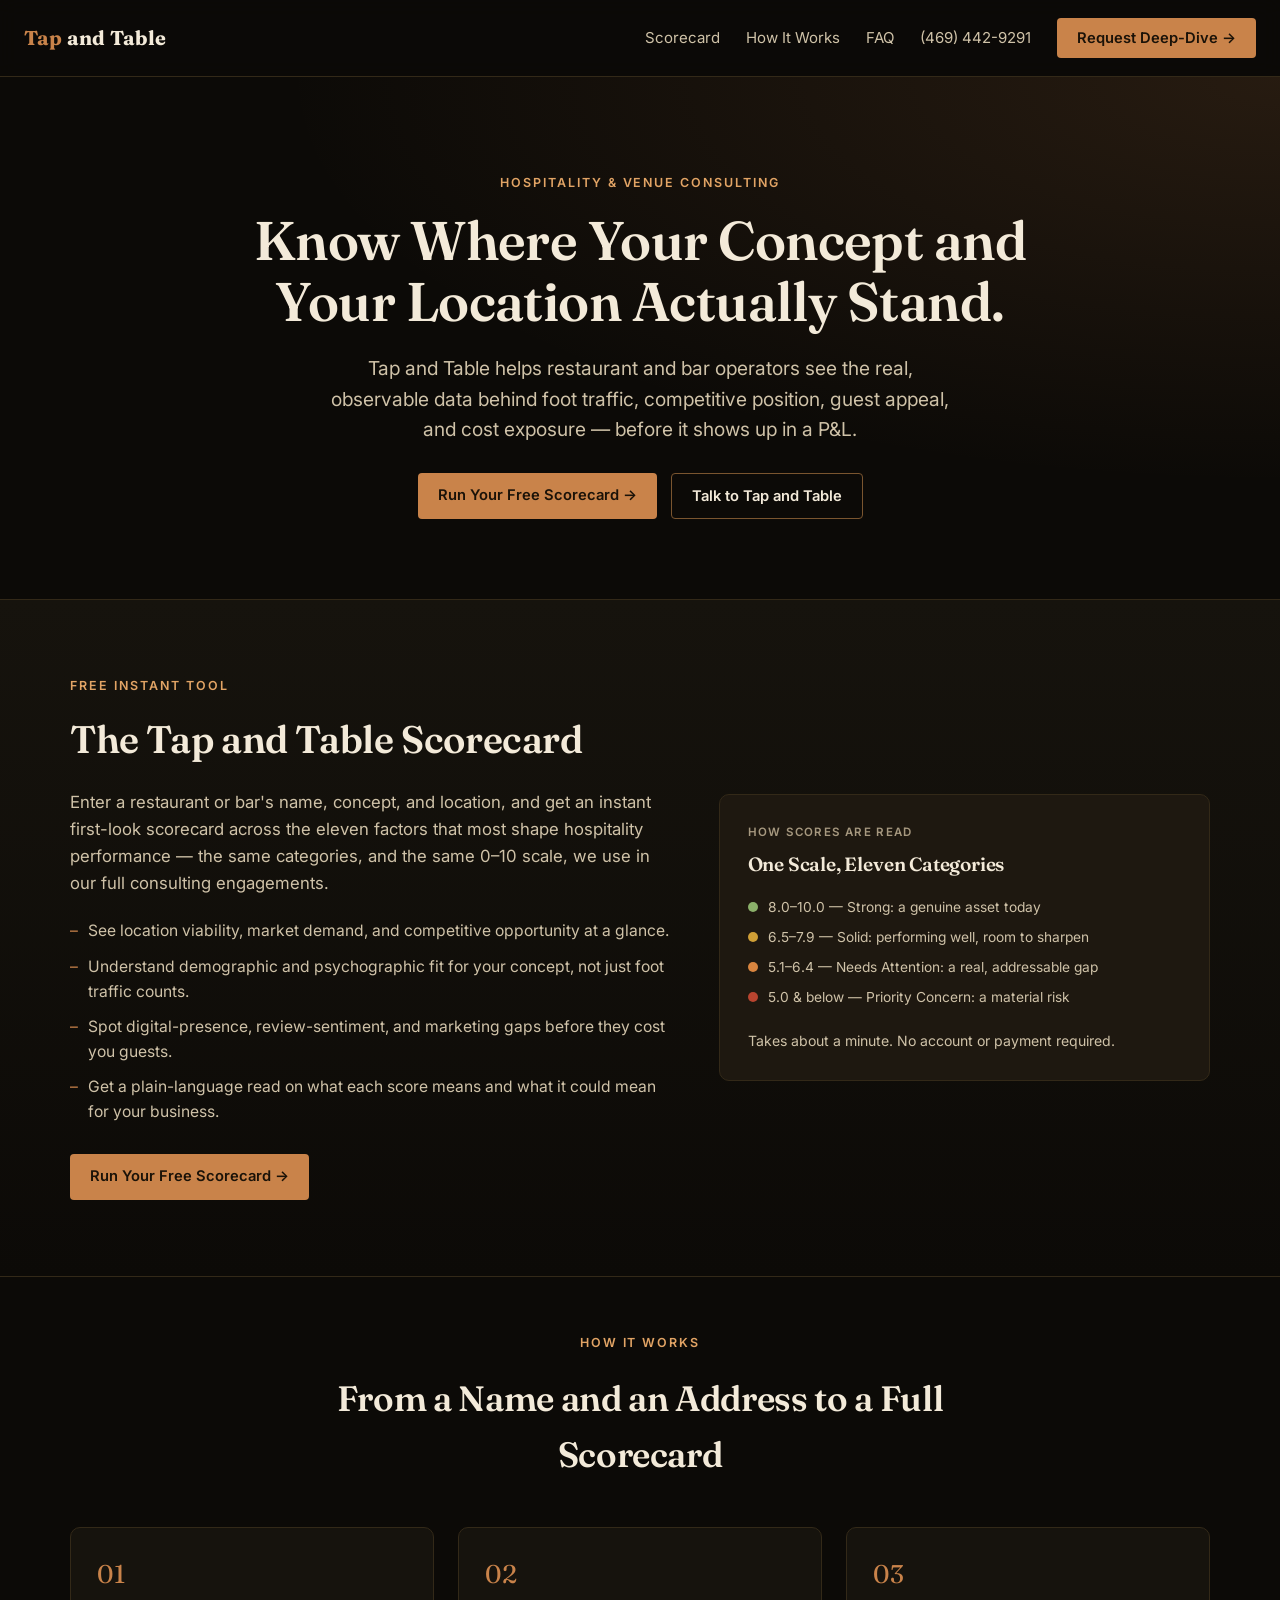
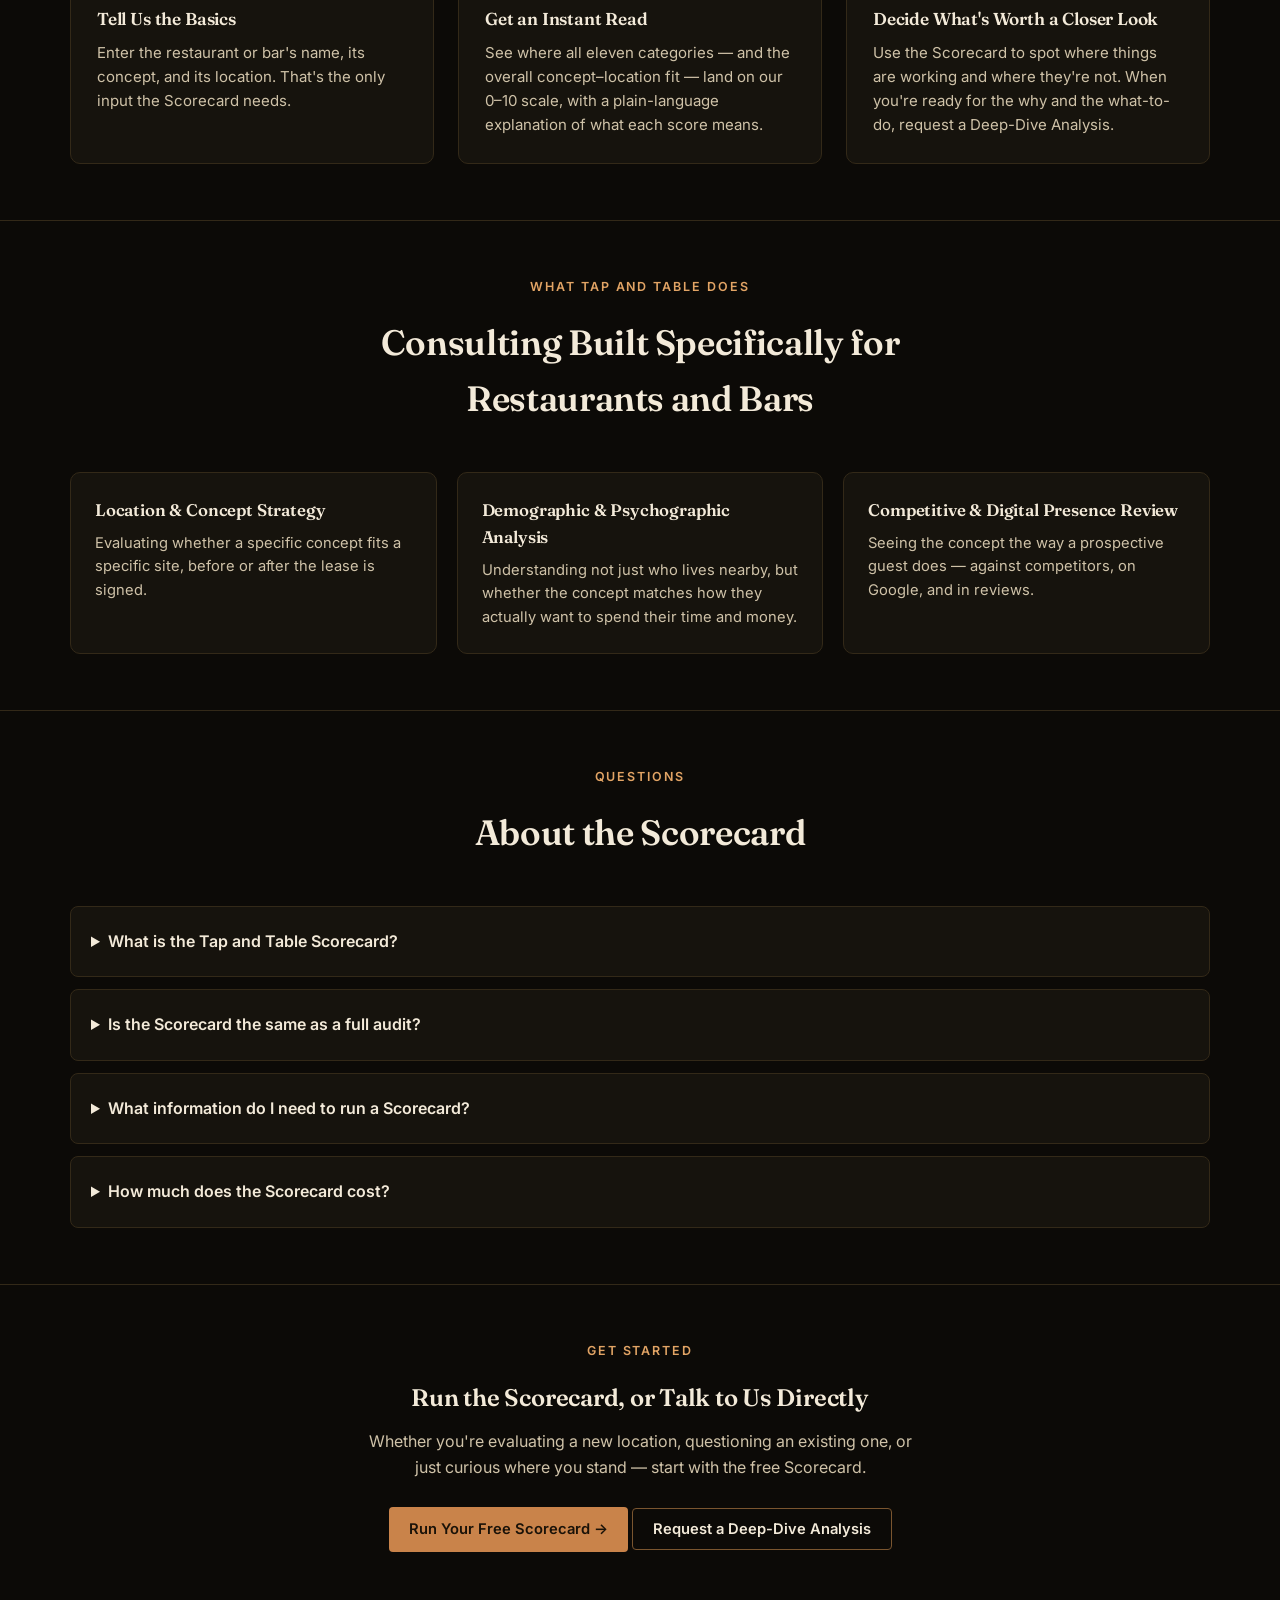
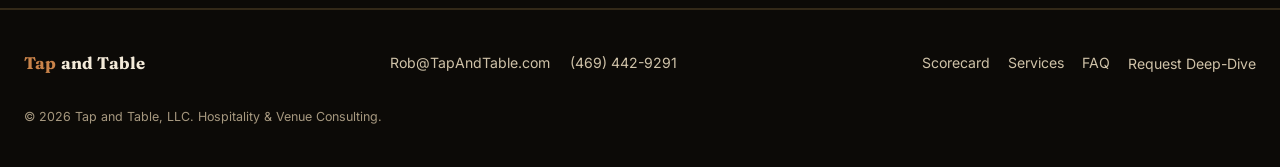
<file: index.html>
<!doctype html>
<html lang="en">
<head>
<meta charset="utf-8">
<meta name="viewport" content="width=device-width, initial-scale=1, viewport-fit=cover">
<title>Tap and Table | Hospitality &amp; Venue Consulting</title>
<meta name="description" content="Tap and Table is hospitality and venue consulting for restaurants and bars: location and concept strategy, demographic and competitive analysis, and a free instant Scorecard.">
<link rel="preconnect" href="https://fonts.googleapis.com">
<link rel="preconnect" href="https://fonts.gstatic.com" crossorigin>
<link href="https://fonts.googleapis.com/css2?family=Fraunces:opsz,wght@9..144,500..700&family=Inter:wght@400;500;600;700&display=swap" rel="stylesheet">
<link rel="stylesheet" href="styles.css">
<link rel="canonical" href="https://tapandtable.com/">
<meta property="og:type" content="website">
<meta property="og:site_name" content="Tap and Table">
<meta property="og:title" content="Tap and Table | Hospitality &amp; Venue Consulting">
<meta property="og:description" content="Location and concept strategy for restaurants and bars, plus a free instant Scorecard that shows you where you stand.">
<meta property="og:url" content="https://tapandtable.com/">
<meta name="theme-color" content="#0c0a07">
<script type="application/ld+json">
{
  "@context": "https://schema.org",
  "@type": "FAQPage",
  "mainEntity": [
    {
      "@type": "Question",
      "name": "What is the Tap and Table Scorecard?",
      "acceptedAnswer": { "@type": "Answer", "text": "A free, instant, first-look read on how your restaurant or bar's concept and location are likely shaping foot traffic, competitive differentiation, guest appeal, and cost exposure — scored across eleven categories on the same 0–10 scale used in our full engagements." }
    },
    {
      "@type": "Question",
      "name": "Is the Scorecard the same as a full audit?",
      "acceptedAnswer": { "@type": "Answer", "text": "No. The Scorecard is a cursory, surface-level read that shows you where things stand. Our Deep-Dive Analysis is the full, data-driven audit that explains why, and delivers a prioritized action plan." }
    },
    {
      "@type": "Question",
      "name": "What information do I need to run a Scorecard?",
      "acceptedAnswer": { "@type": "Answer", "text": "Just your restaurant or bar's name, its concept, and its location. The Scorecard runs instantly from there." }
    },
    {
      "@type": "Question",
      "name": "How much does the Scorecard cost?",
      "acceptedAnswer": { "@type": "Answer", "text": "Nothing. The Scorecard is free. Our full Deep-Dive Analysis, which explains why each score landed where it did and what to do about it, is a one-time $1,200 engagement." }
    }
  ]
}
</script>
</head>
<body>

<header>
  <a class="logo" href="index.html"><span class="logo-mark">Tap</span> and Table</a>
  <nav>
    <a href="scorecard/index.html">Scorecard</a>
    <a href="index.html#how-it-works">How It Works</a>
    <a href="index.html#faq">FAQ</a>
    <a href="tel:+14694429291">(469) 442-9291</a>
    <button type="button" class="btn" data-deepdive-trigger="true">Request Deep-Dive &rarr;</button>
  </nav>
</header>

<main>

  <section class="hero">
    <div class="hero-inner">
      <div class="eyebrow">Hospitality &amp; Venue Consulting</div>
      <h1>Know Where Your Concept and Your Location Actually Stand.</h1>
      <p class="subhead">Tap and Table helps restaurant and bar operators see the real, observable data behind foot traffic, competitive position, guest appeal, and cost exposure &mdash; before it shows up in a P&amp;L.</p>
      <div class="cta-row">
        <a class="btn" href="scorecard/index.html">Run Your Free Scorecard &rarr;</a>
        <button type="button" class="btn btn-outline" data-deepdive-trigger="true">Talk to Tap and Table</button>
      </div>
    </div>
  </section>

  <section class="block scorecard-promo" id="scorecard">
    <div class="block-inner promo-grid">
      <div class="promo-copy">
        <div class="eyebrow">Free Instant Tool</div>
        <h2>The Tap and Table Scorecard</h2>
        <p>Enter a restaurant or bar's name, concept, and location, and get an instant first-look scorecard across the eleven factors that most shape hospitality performance &mdash; the same categories, and the same 0&ndash;10 scale, we use in our full consulting engagements.</p>
        <ul class="promo-list">
          <li>See location viability, market demand, and competitive opportunity at a glance.</li>
          <li>Understand demographic and psychographic fit for your concept, not just foot traffic counts.</li>
          <li>Spot digital-presence, review-sentiment, and marketing gaps before they cost you guests.</li>
          <li>Get a plain-language read on what each score means and what it could mean for your business.</li>
        </ul>
        <a class="btn" href="scorecard/index.html">Run Your Free Scorecard &rarr;</a>
      </div>
      <div class="promo-card">
        <div class="promo-card-label">How Scores Are Read</div>
        <h3>One Scale, Eleven Categories</h3>
        <div class="promo-mini-scale">
          <div class="row"><span class="dot" style="background:var(--strong)"></span> 8.0&ndash;10.0 &mdash; Strong: a genuine asset today</div>
          <div class="row"><span class="dot" style="background:var(--solid)"></span> 6.5&ndash;7.9 &mdash; Solid: performing well, room to sharpen</div>
          <div class="row"><span class="dot" style="background:var(--attention)"></span> 5.1&ndash;6.4 &mdash; Needs Attention: a real, addressable gap</div>
          <div class="row"><span class="dot" style="background:var(--concern)"></span> 5.0 &amp; below &mdash; Priority Concern: a material risk</div>
        </div>
        <p style="font-size:0.88rem;margin-bottom:0;">Takes about a minute. No account or payment required.</p>
      </div>
    </div>
  </section>

  <section class="block tight" id="how-it-works">
    <div class="block-inner">
      <div class="section-head center">
        <div class="eyebrow">How It Works</div>
        <h2>From a Name and an Address to a Full Scorecard</h2>
      </div>
      <div class="steps-grid">
        <div class="step-card">
          <div class="step-num">01</div>
          <h3>Tell Us the Basics</h3>
          <p>Enter the restaurant or bar's name, its concept, and its location. That's the only input the Scorecard needs.</p>
        </div>
        <div class="step-card">
          <div class="step-num">02</div>
          <h3>Get an Instant Read</h3>
          <p>See where all eleven categories &mdash; and the overall concept&ndash;location fit &mdash; land on our 0&ndash;10 scale, with a plain-language explanation of what each score means.</p>
        </div>
        <div class="step-card">
          <div class="step-num">03</div>
          <h3>Decide What's Worth a Closer Look</h3>
          <p>Use the Scorecard to spot where things are working and where they're not. When you're ready for the why and the what-to-do, request a Deep-Dive Analysis.</p>
        </div>
      </div>
    </div>
  </section>

  <section class="block tight" id="services">
    <div class="block-inner">
      <div class="section-head center">
        <div class="eyebrow">What Tap and Table Does</div>
        <h2>Consulting Built Specifically for Restaurants and Bars</h2>
      </div>
      <div class="cluster-grid">
        <div class="cluster-card">
          <h3>Location &amp; Concept Strategy</h3>
          <p>Evaluating whether a specific concept fits a specific site, before or after the lease is signed.</p>
        </div>
        <div class="cluster-card">
          <h3>Demographic &amp; Psychographic Analysis</h3>
          <p>Understanding not just who lives nearby, but whether the concept matches how they actually want to spend their time and money.</p>
        </div>
        <div class="cluster-card">
          <h3>Competitive &amp; Digital Presence Review</h3>
          <p>Seeing the concept the way a prospective guest does &mdash; against competitors, on Google, and in reviews.</p>
        </div>
      </div>
    </div>
  </section>

  <section class="block tight" id="faq">
    <div class="block-inner">
      <div class="section-head center">
        <div class="eyebrow">Questions</div>
        <h2>About the Scorecard</h2>
      </div>
      <div class="faq-list">
        <details class="faq-item">
          <summary>What is the Tap and Table Scorecard?</summary>
          <p>A free, instant, first-look read on how your restaurant or bar's concept and location are likely shaping foot traffic, competitive differentiation, guest appeal, and cost exposure &mdash; scored across eleven categories on the same 0&ndash;10 scale used in our full engagements.</p>
        </details>
        <details class="faq-item">
          <summary>Is the Scorecard the same as a full audit?</summary>
          <p>No. The Scorecard is a cursory, surface-level read that shows you where things stand. It intentionally does not explain why, or what to do about it &mdash; that's what our Deep-Dive Analysis is built to deliver.</p>
        </details>
        <details class="faq-item">
          <summary>What information do I need to run a Scorecard?</summary>
          <p>Just the restaurant or bar's name, its concept, and its location. The Scorecard runs instantly from there.</p>
        </details>
        <details class="faq-item">
          <summary>How much does the Scorecard cost?</summary>
          <p>Nothing. It's free. Our full Deep-Dive Analysis, which explains why each score landed where it did and what to do about it, is a one-time $1,200 engagement that includes a 1-hour findings review with our team.</p>
        </details>
      </div>
    </div>
  </section>

  <section class="block tight" id="contact">
    <div class="block-inner" style="text-align:center;">
      <div class="eyebrow" style="justify-content:center;display:flex;">Get Started</div>
      <h2>Run the Scorecard, or Talk to Us Directly</h2>
      <p style="max-width:560px;margin:0 auto 26px;">Whether you're evaluating a new location, questioning an existing one, or just curious where you stand &mdash; start with the free Scorecard.</p>
      <div class="cta-row">
        <a class="btn" href="scorecard/index.html">Run Your Free Scorecard &rarr;</a>
        <button type="button" class="btn btn-outline" data-deepdive-trigger="true">Request a Deep-Dive Analysis</button>
      </div>
    </div>
  </section>

</main>

<footer>
  <a class="logo" href="index.html"><span class="logo-mark">Tap</span> and Table</a>
  <div class="footer-contact">
    <a href="mailto:Rob@TapAndTable.com">Rob@TapAndTable.com</a>
    <a href="tel:+14694429291">(469) 442-9291</a>
  </div>
  <nav class="footer-nav">
    <a href="scorecard/index.html">Scorecard</a>
    <a href="index.html#services">Services</a>
    <a href="index.html#faq">FAQ</a>
    <button type="button" data-deepdive-trigger="true">Request Deep-Dive</button>
  </nav>
  <span class="fine-print">&copy; 2026 Tap and Table, LLC. Hospitality &amp; Venue Consulting.</span>
</footer>

<script src="scorecard-data.js"></script>
<script src="lead-form.js"></script>
</body>
</html>
</file>
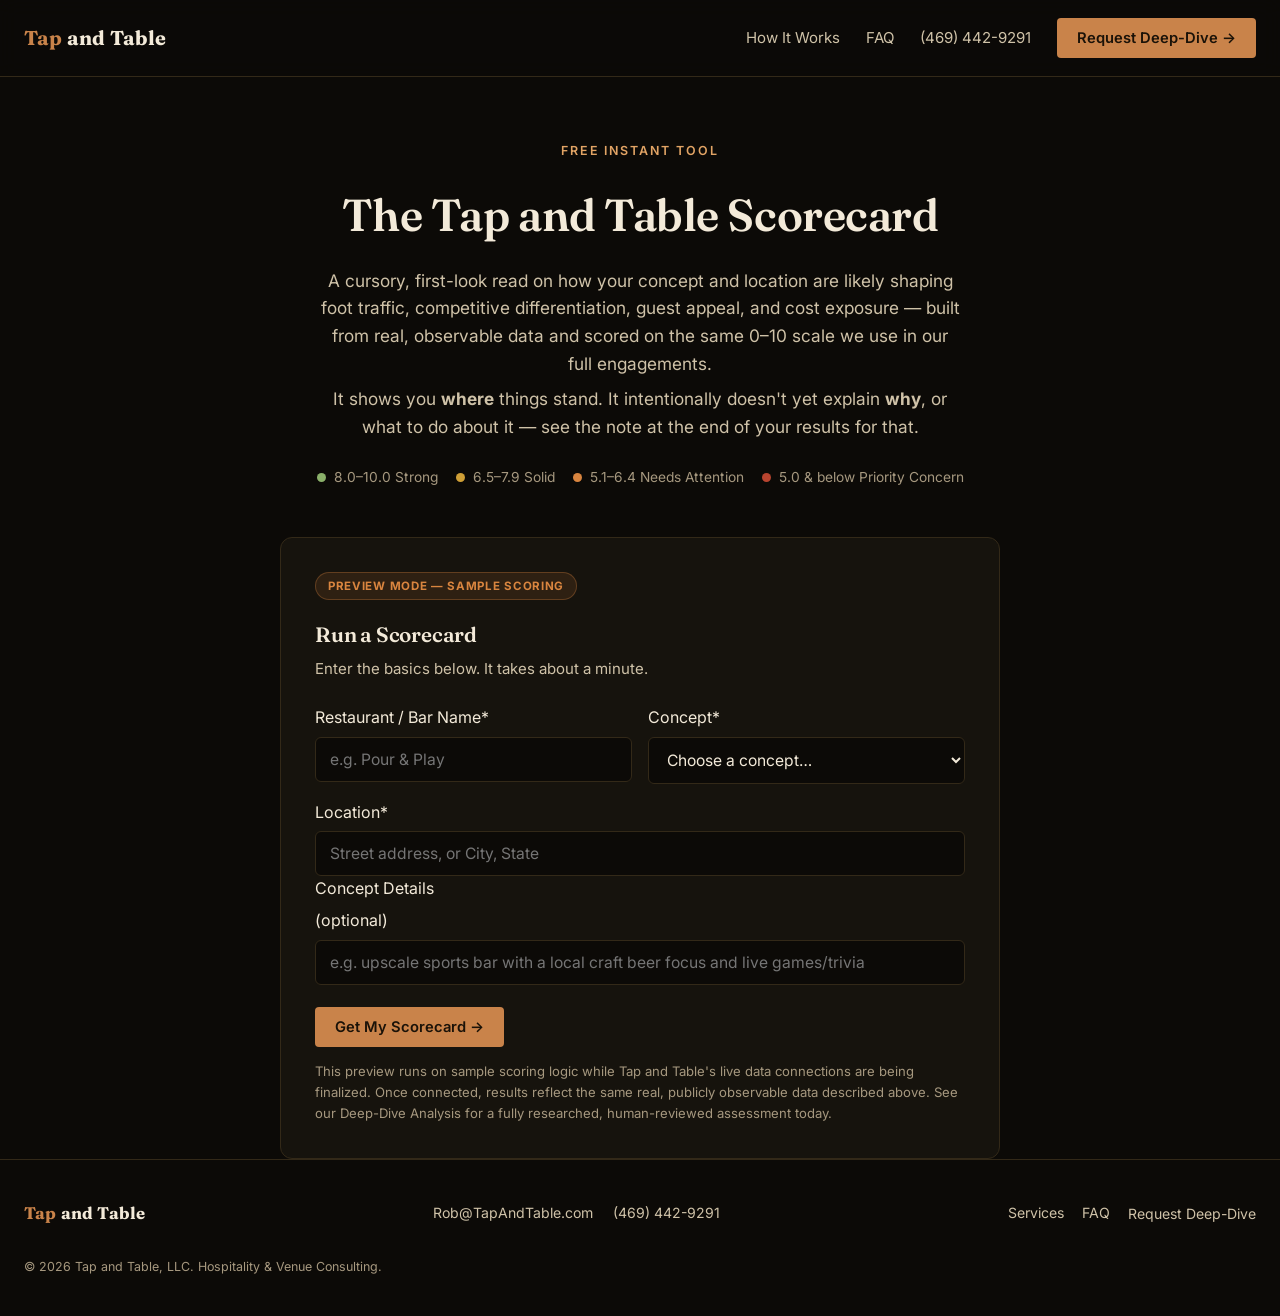
<file: scorecard/index.html>
<!doctype html>
<html lang="en">
<head>
<meta charset="utf-8">
<meta name="viewport" content="width=device-width, initial-scale=1, viewport-fit=cover">
<title>The Tap and Table Scorecard | Free Restaurant &amp; Bar Concept-Location Fit Check</title>
<meta name="description" content="Enter a restaurant or bar's name, concept, and location to get an instant scorecard across eleven categories: location, demand, competition, demographics, pricing, digital presence, and more.">
<link rel="preconnect" href="https://fonts.googleapis.com">
<link rel="preconnect" href="https://fonts.gstatic.com" crossorigin>
<link href="https://fonts.googleapis.com/css2?family=Fraunces:opsz,wght@9..144,500..700&family=Inter:wght@400;500;600;700&display=swap" rel="stylesheet">
<link rel="stylesheet" href="../styles.css">
<link rel="canonical" href="https://tapandtable.com/scorecard/">
<meta name="theme-color" content="#0c0a07">
</head>
<body>

<header>
  <a class="logo" href="../index.html"><span class="logo-mark">Tap</span> and Table</a>
  <nav>
    <a href="../index.html#how-it-works">How It Works</a>
    <a href="../index.html#faq">FAQ</a>
    <a href="tel:+14694429291">(469) 442-9291</a>
    <button type="button" class="btn" data-deepdive-trigger="true">Request Deep-Dive &rarr;</button>
  </nav>
</header>

<main>

  <section class="tool-hero">
    <div class="wrap">
      <div class="eyebrow">Free Instant Tool</div>
      <h1>The Tap and Table Scorecard</h1>
      <p class="lead">A cursory, first-look read on how your concept and location are likely shaping foot traffic, competitive differentiation, guest appeal, and cost exposure &mdash; built from real, observable data and scored on the same 0&ndash;10 scale we use in our full engagements.</p>
      <p class="lead">It shows you <strong>where</strong> things stand. It intentionally doesn't yet explain <strong>why</strong>, or what to do about it &mdash; see the note at the end of your results for that.</p>
      <div class="scale-key">
        <div class="row"><span class="dot" style="background:var(--strong)"></span>8.0&ndash;10.0 Strong</div>
        <div class="row"><span class="dot" style="background:var(--solid)"></span>6.5&ndash;7.9 Solid</div>
        <div class="row"><span class="dot" style="background:var(--attention)"></span>5.1&ndash;6.4 Needs Attention</div>
        <div class="row"><span class="dot" style="background:var(--concern)"></span>5.0 &amp; below Priority Concern</div>
      </div>
    </div>
  </section>

  <section class="wrap">
    <div class="intake-panel">
      <span class="demo-flag">Preview Mode &mdash; Sample Scoring</span>
      <h2>Run a Scorecard</h2>
      <p class="intake-sub">Enter the basics below. It takes about a minute.</p>
      <form id="scorecard-form">
        <div class="field-row">
          <label class="field">Restaurant / Bar Name*
            <input type="text" name="name" required placeholder="e.g. Pour &amp; Play">
          </label>
          <label class="field">Concept*
            <select name="concept" required>
              <option value="" disabled selected>Choose a concept&hellip;</option>
              <option value="sports bar">Sports Bar</option>
              <option value="brewery / taproom">Brewery / Taproom</option>
              <option value="fine dining">Fine Dining</option>
              <option value="fast casual">Fast Casual</option>
              <option value="family dining">Family Dining</option>
              <option value="wine bar">Wine Bar</option>
              <option value="nightclub / lounge">Nightclub / Lounge</option>
              <option value="cafe / coffee">Caf&eacute; / Coffee</option>
              <option value="other">Other</option>
            </select>
          </label>
        </div>
        <label class="field full">Location*
          <input type="text" name="location" required placeholder="Street address, or City, State">
        </label>
        <label class="field full">Concept Details <span style="text-transform:none;font-weight:400;">(optional)</span>
          <input type="text" name="conceptOther" placeholder="e.g. upscale sports bar with a local craft beer focus and live games/trivia">
        </label>
        <div class="intake-actions">
          <button type="submit" class="btn">Get My Scorecard &rarr;</button>
        </div>
        <p class="intake-note">This preview runs on sample scoring logic while Tap and Table's live data connections are being finalized. Once connected, results reflect the same real, publicly observable data described above. See our Deep-Dive Analysis for a fully researched, human-reviewed assessment today.</p>
      </form>
    </div>
  </section>

  <section id="results" hidden></section>

</main>

<footer>
  <a class="logo" href="../index.html"><span class="logo-mark">Tap</span> and Table</a>
  <div class="footer-contact">
    <a href="mailto:Rob@TapAndTable.com">Rob@TapAndTable.com</a>
    <a href="tel:+14694429291">(469) 442-9291</a>
  </div>
  <nav class="footer-nav">
    <a href="../index.html#services">Services</a>
    <a href="../index.html#faq">FAQ</a>
    <button type="button" data-deepdive-trigger="true">Request Deep-Dive</button>
  </nav>
  <span class="fine-print">&copy; 2026 Tap and Table, LLC. Hospitality &amp; Venue Consulting.</span>
</footer>

<script src="../scorecard-data.js"></script>
<script src="../lead-form.js"></script>
<script src="../scorecard.js"></script>
</body>
</html>
</file>
<file: styles.css>
/* Tap and Table — Hospitality & Venue Consulting
   Brand system: warm, dark, editorial. Copper accent on near-black,
   built for restaurant & bar owners, not tech buyers. */

:root {
  --ink: #0c0a07;
  --panel: #16130d;
  --panel-2: #1e1810;
  --panel-border: #332918;
  --rule: #3a2f1c;
  --cream: #f3ead9;
  --cream-dim: #cfc2a8;
  --muted: #a6987f;
  --copper: #c9834a;
  --copper-bright: #e2a465;
  --copper-dim: #7a552f;

  --strong: #8bb06a;
  --solid: #cf9f36;
  --attention: #d9853f;
  --concern: #b8442f;

  --serif: "Fraunces", "Iowan Old Style", Georgia, serif;
  --sans: "Inter", -apple-system, BlinkMacSystemFont, "Segoe UI", sans-serif;

  --max: 1140px;
}

* { box-sizing: border-box; }
html { scroll-behavior: smooth; }
body {
  margin: 0;
  background: var(--ink);
  color: var(--cream);
  font-family: var(--sans);
  font-size: 16px;
  line-height: 1.6;
  -webkit-font-smoothing: antialiased;
}

img { max-width: 100%; display: block; }
a { color: var(--copper-bright); text-decoration: none; }
a:hover { text-decoration: underline; }

h1, h2, h3, h4 {
  font-family: var(--serif);
  font-weight: 600;
  color: var(--cream);
  margin: 0 0 0.5em;
  letter-spacing: -0.01em;
}

p { margin: 0 0 1em; color: var(--cream-dim); }

.wrap { max-width: var(--max); margin: 0 auto; padding: 0 24px; }

/* ---------- Header ---------- */
header {
  position: sticky;
  top: 0;
  z-index: 50;
  display: flex;
  align-items: center;
  justify-content: space-between;
  padding: 18px 24px;
  background: rgba(12, 10, 7, 0.86);
  backdrop-filter: blur(10px);
  border-bottom: 1px solid var(--panel-border);
}
.logo {
  font-family: var(--serif);
  font-weight: 700;
  font-size: 1.25rem;
  color: var(--cream);
  letter-spacing: 0.01em;
}
.logo:hover { text-decoration: none; color: var(--copper-bright); }
.logo .logo-mark { color: var(--copper); }
header nav { display: flex; align-items: center; gap: 26px; }
header nav a {
  color: var(--cream-dim);
  font-size: 0.94rem;
}
header nav a:hover { color: var(--copper-bright); text-decoration: none; }
.btn {
  display: inline-flex;
  align-items: center;
  gap: 8px;
  background: var(--copper);
  color: #1a1208;
  border: none;
  border-radius: 4px;
  padding: 11px 20px;
  font-family: var(--sans);
  font-weight: 600;
  font-size: 0.92rem;
  cursor: pointer;
  transition: background 0.15s ease, transform 0.15s ease;
}
.btn:hover { background: var(--copper-bright); text-decoration: none; transform: translateY(-1px); }
.btn-outline {
  background: transparent;
  color: var(--cream);
  border: 1px solid var(--copper-dim);
}
.btn-outline:hover { background: rgba(201, 131, 74, 0.12); border-color: var(--copper); }

/* ---------- Hero ---------- */
.hero {
  padding: 96px 24px 80px;
  background:
    radial-gradient(ellipse at top right, rgba(201,131,74,0.14), transparent 55%),
    var(--ink);
  border-bottom: 1px solid var(--panel-border);
}
.hero-inner { max-width: 780px; margin: 0 auto; text-align: center; }
.eyebrow {
  font-family: var(--sans);
  text-transform: uppercase;
  letter-spacing: 0.16em;
  font-size: 0.78rem;
  color: var(--copper-bright);
  font-weight: 600;
  margin-bottom: 18px;
}
.hero h1 {
  font-size: clamp(2.1rem, 4.5vw, 3.4rem);
  line-height: 1.12;
  margin-bottom: 20px;
}
.hero .subhead {
  font-size: 1.2rem;
  color: var(--cream-dim);
  max-width: 620px;
  margin: 0 auto 28px;
}
.hero .cta-row { display: flex; gap: 14px; justify-content: center; flex-wrap: wrap; }

/* ---------- Section shells ---------- */
section.block { padding: 76px 24px; border-bottom: 1px solid var(--panel-border); }
section.block.tight { padding: 56px 24px; }
.block-inner { max-width: var(--max); margin: 0 auto; }
.section-head { max-width: 680px; margin-bottom: 40px; }
.section-head.center { margin: 0 auto 44px; text-align: center; }
.section-head h2 { font-size: clamp(1.6rem, 3vw, 2.2rem); }

/* ---------- Scorecard promo (homepage) ---------- */
.scorecard-promo {
  background: linear-gradient(180deg, var(--panel), var(--ink));
}
.promo-grid {
  display: grid;
  grid-template-columns: 1.1fr 0.9fr;
  gap: 48px;
  align-items: center;
}
.promo-copy .eyebrow { margin-bottom: 14px; }
.promo-copy h2 { font-size: clamp(1.7rem, 3.2vw, 2.4rem); margin-bottom: 18px; }
.promo-copy p { font-size: 1.05rem; }
.promo-list { list-style: none; margin: 22px 0 30px; padding: 0; display: grid; gap: 10px; }
.promo-list li {
  display: flex;
  gap: 10px;
  color: var(--cream-dim);
  font-size: 0.98rem;
}
.promo-list li::before { content: "\2013"; color: var(--copper); flex-shrink: 0; }
.promo-card {
  background: var(--panel-2);
  border: 1px solid var(--panel-border);
  border-radius: 10px;
  padding: 28px;
}
.promo-card .promo-card-label {
  text-transform: uppercase;
  letter-spacing: 0.12em;
  font-size: 0.72rem;
  color: var(--muted);
  font-weight: 600;
}
.promo-card h3 { font-size: 1.2rem; margin: 8px 0 14px; }
.promo-mini-scale { display: grid; gap: 8px; margin: 16px 0 22px; }
.promo-mini-scale .row { display: flex; align-items: center; gap: 10px; font-size: 0.86rem; color: var(--cream-dim); }
.promo-mini-scale .dot { width: 10px; height: 10px; border-radius: 50%; flex-shrink: 0; }

/* ---------- Status pill ---------- */
.status-pill {
  display: inline-flex;
  align-items: center;
  gap: 6px;
  padding: 4px 10px;
  border-radius: 20px;
  font-size: 0.72rem;
  font-weight: 700;
  text-transform: uppercase;
  letter-spacing: 0.05em;
}
.status-pill::before { content: ""; width: 7px; height: 7px; border-radius: 50%; }
.status-strong { background: rgba(139, 176, 106, 0.15); color: var(--strong); }
.status-strong::before { background: var(--strong); }
.status-solid { background: rgba(207, 159, 54, 0.15); color: var(--solid); }
.status-solid::before { background: var(--solid); }
.status-attention { background: rgba(217, 133, 63, 0.15); color: var(--attention); }
.status-attention::before { background: var(--attention); }
.status-concern { background: rgba(184, 68, 47, 0.16); color: var(--concern); }
.status-concern::before { background: var(--concern); }

/* ---------- Services / how-it-works (homepage) ---------- */
.steps-grid { display: grid; grid-template-columns: repeat(3, 1fr); gap: 24px; }
.step-card {
  background: var(--panel);
  border: 1px solid var(--panel-border);
  border-radius: 10px;
  padding: 26px;
}
.step-num {
  font-family: var(--serif);
  font-size: 1.6rem;
  color: var(--copper);
  margin-bottom: 10px;
}
.step-card h3 { font-size: 1.08rem; margin-bottom: 8px; }
.step-card p { font-size: 0.94rem; margin-bottom: 0; }

.cluster-grid { display: grid; grid-template-columns: repeat(3, 1fr); gap: 20px; }
.cluster-card {
  background: var(--panel);
  border: 1px solid var(--panel-border);
  border-radius: 10px;
  padding: 24px;
}
.cluster-card h3 { font-size: 1.05rem; }
.cluster-card p { font-size: 0.92rem; margin-bottom: 0; }

/* ---------- Scorecard tool page ---------- */
.tool-hero { padding: 64px 24px 48px; text-align: center; }
.tool-hero .eyebrow { justify-content: center; display: flex; }
.tool-hero h1 { font-size: clamp(2rem, 4vw, 2.8rem); max-width: 720px; margin: 0 auto 16px; }
.tool-hero p.lead { max-width: 640px; margin: 0 auto 8px; font-size: 1.08rem; }

.scale-key {
  display: flex;
  flex-wrap: wrap;
  gap: 18px;
  justify-content: center;
  margin: 26px auto 0;
  max-width: 780px;
}
.scale-key .row { display: flex; align-items: center; gap: 8px; font-size: 0.86rem; color: var(--muted); }
.scale-key .dot { width: 9px; height: 9px; border-radius: 50%; }

.intake-panel {
  max-width: 720px;
  margin: 0 auto;
  background: var(--panel);
  border: 1px solid var(--panel-border);
  border-radius: 12px;
  padding: 34px;
}
.intake-panel h2 { font-size: 1.3rem; margin-bottom: 6px; }
.intake-panel .intake-sub { font-size: 0.94rem; margin-bottom: 24px; }
.field-row { display: grid; grid-template-columns: 1fr 1fr; gap: 16px; margin-bottom: 16px; }
.field { display: flex; flex-direction: column; gap: 6px; }
.field.full { grid-column: 1 / -1; }
.field label {
  font-size: 0.82rem;
  font-weight: 600;
  color: var(--cream-dim);
  text-transform: uppercase;
  letter-spacing: 0.04em;
}
.field input, .field select {
  background: var(--ink);
  border: 1px solid var(--panel-border);
  border-radius: 6px;
  padding: 12px 14px;
  color: var(--cream);
  font-family: var(--sans);
  font-size: 0.98rem;
}
.field input:focus, .field select:focus { outline: none; border-color: var(--copper); }
.intake-actions { margin-top: 22px; display: flex; align-items: center; gap: 16px; flex-wrap: wrap; }
.intake-note { font-size: 0.82rem; color: var(--muted); margin: 14px 0 0; }
.demo-flag {
  display: inline-flex;
  align-items: center;
  gap: 6px;
  font-size: 0.72rem;
  font-weight: 700;
  text-transform: uppercase;
  letter-spacing: 0.06em;
  color: var(--attention);
  background: rgba(217, 133, 63, 0.12);
  border: 1px solid rgba(217, 133, 63, 0.3);
  border-radius: 20px;
  padding: 4px 12px;
  margin-bottom: 18px;
}

/* ---------- Results ---------- */
#results { padding: 12px 24px 90px; }
.results-inner { max-width: 920px; margin: 0 auto; }
.results-header {
  text-align: center;
  padding: 40px 30px;
  background: var(--panel-2);
  border: 1px solid var(--panel-border);
  border-radius: 12px;
  margin-bottom: 34px;
}
.results-header .eyebrow { justify-content: center; display: flex; }
.results-header h2 { font-size: 1.5rem; margin-bottom: 4px; }
.results-header .overall-score {
  font-family: var(--serif);
  font-size: 3.4rem;
  color: var(--copper-bright);
  margin: 10px 0 6px;
}
.results-header .status-pill { font-size: 0.8rem; margin-bottom: 14px; }
.results-header .overall-copy { max-width: 620px; margin: 12px auto 0; }
.results-header .overall-copy strong { color: var(--cream); }

.score-card {
  background: var(--panel);
  border: 1px solid var(--panel-border);
  border-radius: 10px;
  padding: 24px 26px;
  margin-bottom: 16px;
}
.score-card-top {
  display: flex;
  align-items: baseline;
  justify-content: space-between;
  gap: 16px;
  flex-wrap: wrap;
  margin-bottom: 10px;
}
.score-card-top h3 { font-size: 1.05rem; margin: 0; }
.score-card-num { font-family: var(--serif); font-size: 1.3rem; color: var(--copper-bright); }
.score-card .what { font-size: 0.86rem; color: var(--muted); margin-bottom: 14px; font-style: italic; }
.score-card .meaning, .score-card .implication { font-size: 0.95rem; margin-bottom: 8px; }
.score-card .meaning strong, .score-card .implication strong {
  color: var(--cream);
  font-size: 0.72rem;
  text-transform: uppercase;
  letter-spacing: 0.06em;
  display: block;
  margin-bottom: 4px;
  font-weight: 700;
}
.score-card .implication { margin-bottom: 0; }

/* ---------- Rider / disclaimer + deep-dive CTA ---------- */
.rider {
  margin-top: 40px;
  background: var(--panel-2);
  border: 1px solid var(--copper-dim);
  border-radius: 12px;
  padding: 34px;
}
.rider .eyebrow { color: var(--muted); }
.rider h3 { font-size: 1.15rem; }
.rider p { font-size: 0.95rem; }
.rider-deepdive {
  margin-top: 20px;
  padding-top: 20px;
  border-top: 1px solid var(--rule);
}
.rider-deepdive h4 { font-size: 1.05rem; margin-bottom: 10px; }
.deepdive-list { list-style: none; margin: 0 0 20px; padding: 0; display: grid; gap: 8px; }
.deepdive-list li { display: flex; gap: 10px; font-size: 0.92rem; color: var(--cream-dim); }
.deepdive-list li::before { content: "\2713"; color: var(--copper); flex-shrink: 0; }
.deepdive-price { font-size: 0.9rem; color: var(--muted); margin-bottom: 18px; }
.deepdive-price strong { color: var(--copper-bright); font-size: 1.1rem; }

/* ---------- Testimonial ---------- */
.testimonial { padding: 64px 24px; text-align: center; background: var(--panel); }
.testimonial-mark { font-family: var(--serif); font-size: 3.5rem; color: var(--copper-dim); line-height: 1; }
.testimonial-quote { max-width: 640px; margin: 0 auto 14px; font-size: 1.15rem; color: var(--cream); font-style: italic; }
.testimonial-attribution { font-size: 0.88rem; color: var(--muted); margin: 0; }

/* ---------- FAQ ---------- */
.faq-list { display: grid; gap: 12px; }
.faq-item {
  background: var(--panel);
  border: 1px solid var(--panel-border);
  border-radius: 8px;
  padding: 6px 20px;
}
.faq-item summary {
  cursor: pointer;
  padding: 16px 0;
  font-weight: 600;
  color: var(--cream);
  font-size: 1rem;
}
.faq-item p { padding-bottom: 16px; margin-bottom: 0; font-size: 0.94rem; }

/* ---------- Footer ---------- */
footer {
  padding: 40px 24px;
  border-top: 1px solid var(--panel-border);
  display: flex;
  flex-wrap: wrap;
  align-items: center;
  justify-content: space-between;
  gap: 20px;
}
footer .logo { font-size: 1.05rem; }
.footer-contact { display: flex; gap: 20px; flex-wrap: wrap; font-size: 0.88rem; }
.footer-contact a { color: var(--cream-dim); }
.footer-nav { display: flex; gap: 18px; flex-wrap: wrap; font-size: 0.88rem; }
.footer-nav a, .footer-nav button {
  color: var(--cream-dim);
  background: none;
  border: none;
  cursor: pointer;
  font-family: var(--sans);
  font-size: 0.88rem;
  padding: 0;
}
footer .fine-print { width: 100%; font-size: 0.78rem; color: var(--muted); margin-top: 10px; }

/* ---------- Deep-dive lead modal ---------- */
.dd-modal-overlay {
  position: fixed;
  inset: 0;
  background: rgba(8, 6, 4, 0.72);
  display: flex;
  align-items: center;
  justify-content: center;
  padding: 24px;
  z-index: 200;
}
.dd-modal {
  background: var(--panel);
  border: 1px solid var(--panel-border);
  border-radius: 12px;
  padding: 32px;
  max-width: 520px;
  width: 100%;
  position: relative;
  max-height: 90vh;
  overflow-y: auto;
}
.dd-modal-close {
  position: absolute;
  top: 14px;
  right: 16px;
  background: none;
  border: none;
  color: var(--muted);
  font-size: 1.6rem;
  cursor: pointer;
  line-height: 1;
}
.dd-modal-title { font-size: 1.3rem; margin-bottom: 6px; }
.dd-modal-sub { font-size: 0.94rem; margin-bottom: 20px; }
.dd-call-now { display: block; font-size: 0.9rem; font-weight: 600; margin-bottom: 20px; }
.dd-field-row { display: grid; grid-template-columns: 1fr 1fr; gap: 14px; margin-bottom: 14px; }
.dd-field { display: flex; flex-direction: column; gap: 5px; }
.dd-field.full { grid-column: 1 / -1; }
.dd-field label { font-size: 0.8rem; color: var(--cream-dim); font-weight: 600; }
.dd-field input, .dd-field textarea {
  background: var(--ink);
  border: 1px solid var(--panel-border);
  border-radius: 6px;
  padding: 10px 12px;
  color: var(--cream);
  font-family: var(--sans);
  font-size: 0.94rem;
}
.dd-field input:focus, .dd-field textarea:focus { outline: none; border-color: var(--copper); }
.dd-actions { margin-top: 18px; }

@media (max-width: 860px) {
  header nav { gap: 14px; }
  header nav a { display: none; }
  .promo-grid { grid-template-columns: 1fr; }
  .steps-grid, .cluster-grid { grid-template-columns: 1fr; }
  .field-row, .dd-field-row { grid-template-columns: 1fr; }
}
</file>
